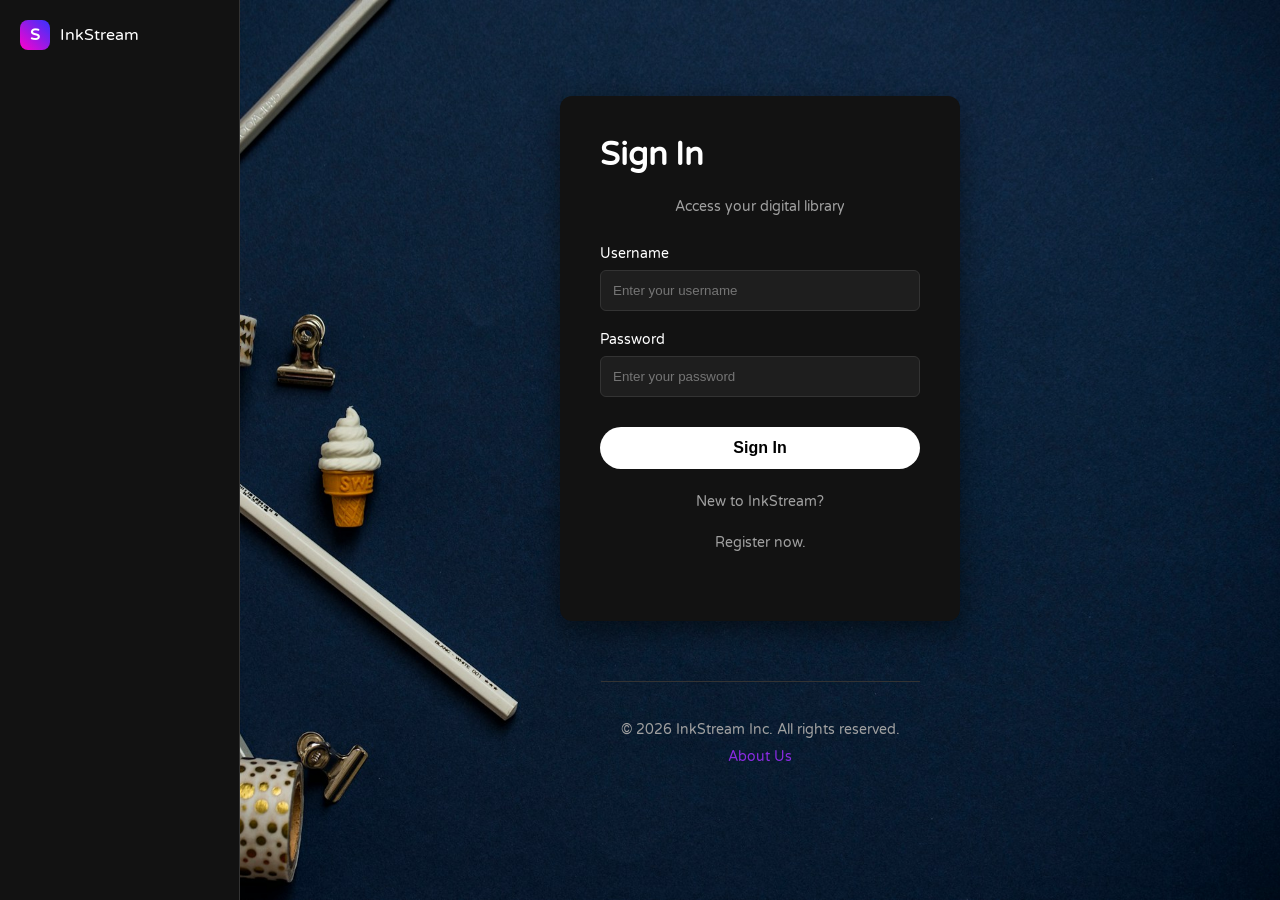
<file: 2210171_Jayden_Thomas/Codes/index.html>
<!DOCTYPE html>
<html lang="en">
<head>
    <meta charset="UTF-8">
    <meta name="viewport" content="width=device-width, initial-scale=1.0">
    <link rel="preconnect" href="https://fonts.googleapis.com">
    <link rel="preconnect" href="https://fonts.gstatic.com" crossorigin>
    <link href="https://fonts.googleapis.com/css2?family=Audiowide&family=Varela+Round&display=swap" rel="stylesheet">
    <title>InkStream E-Books - Login</title>
    <link rel="stylesheet" href="../CSS/style.css">
</head>
<body class="login-page">

    <nav class="sidebar">
        <div class="logo-container">
            <span class="logo-icon">S</span>
            <span class="logo-text">InkStream</span>
        </div>
    </nav>

    <main class="main-content">
        <section class="auth-container">
            <form id="loginForm" class="auth-form">
                <h2>Sign In</h2>
                <p>Access your digital library</p>

                <div class="form-group">
                    <label for="username">Username</label>
                    <input type="text" id="username" name="username" placeholder="Enter your username" required>
                </div>

                <div class="form-group">
                    <label for="password">Password</label>
                    <input type="password" id="password" name="password" placeholder="Enter your password" required>
                </div>

                <button type="submit" class="btn-primary">Sign In</button>
                
                <p class="auth-footer">
                    New to InkStream? <a href="registration.html">Register now.</a>
                </p>
            </form>
        </section>

        <footer class="site-footer">
            <p>&copy; 2026 InkStream Inc. All rights reserved.</p>
            <a href="aboutus.html">About Us</a>
        </footer>
    </main>

    <script src="script.js"></script>
</body>
</html>
</file>
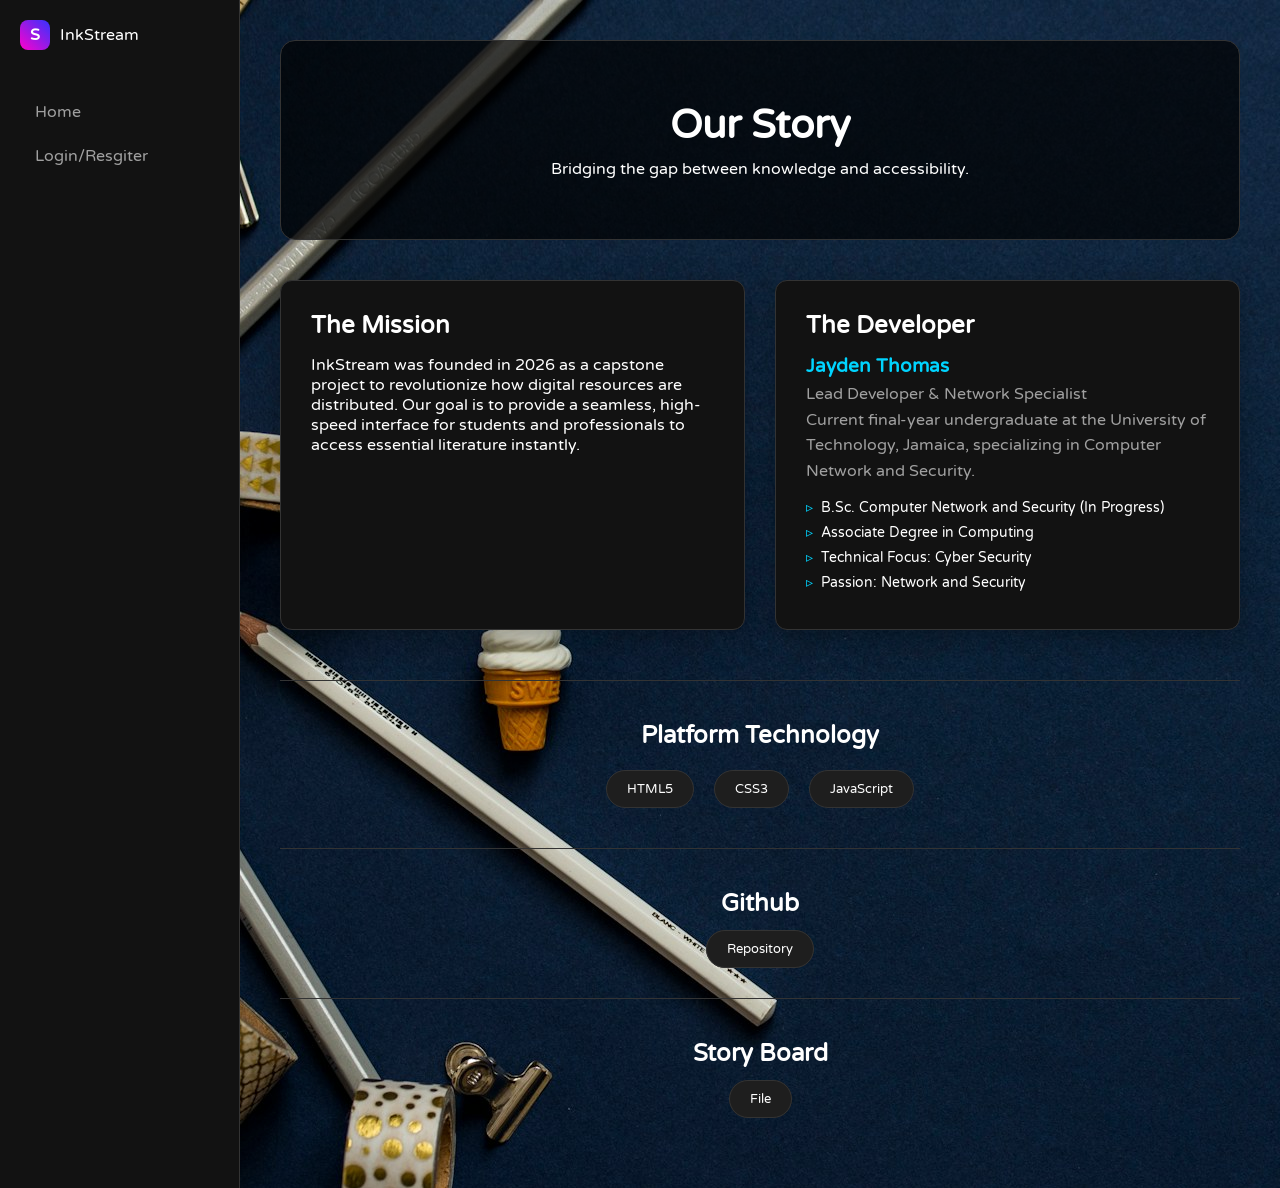
<file: 2210171_Jayden_Thomas/Codes/aboutus.html>
<!DOCTYPE html>
<html lang="en">
<head>
    <meta charset="UTF-8">
    <meta name="viewport" content="width=device-width, initial-scale=1.0">
    <link rel="preconnect" href="https://fonts.googleapis.com">
    <link rel="preconnect" href="https://fonts.gstatic.com" crossorigin>
    <link href="https://fonts.googleapis.com/css2?family=Audiowide&family=Varela+Round&display=swap" rel="stylesheet">
    <title>InkStream - About Our Mission</title>
    <link rel="stylesheet" href="../CSS/aboutus.css">
</head>
<body>
    <nav class="sidebar">
        <div class="logo-container">
            <span class="logo-icon">S</span>
            <span class="logo-text">InkStream</span>
        </div>
        <ul class="nav-links">
            <li><a href="products.html">Home</a></li>
            <li><a href="index.html">Login/Resgiter</a></li>
        </ul>
    </nav>

    <main class="main-content">
        <header class="about-header">
            <h1>Our Story</h1>
            <p>Bridging the gap between knowledge and accessibility.</p>
        </header>

        <section class="about-grid">
            <div class="mission-card">
                <h2>The Mission</h2>
                <p>InkStream was founded in 2026 as a capstone project to revolutionize how digital resources are distributed. Our goal is to provide a seamless, high-speed interface for students and professionals to access essential literature instantly.</p>
            </div>

            <div class="developer-card">
                <div class="dev-info">
                    <h2>The Developer</h2>
                    <h3>Jayden Thomas</h3>
                    <p>Lead Developer & Network Specialist</p>
                    <p>Current final-year undergraduate at the University of Technology, Jamaica, specializing in Computer Network and Security.</p>
                    <ul class="credentials">
                        <li>B.Sc. Computer Network and Security (In Progress)</li>
                        <li>Associate Degree in Computing</li>
                        <li>Technical Focus: Cyber Security</li>
                        <li>Passion: Network and Security</li>
                    </ul>
                </div>
            </div>
        </section>

        <section class="tech-stack">
            <h2>Platform Technology</h2>
            <div class="stack-icons">
                <span>HTML5</span>
                <span>CSS3</span>
                <span>JavaScript</span>
            </div>
        </section>
        <section class="tech-stack">
            <h2>Github</h2>
            <div class="stack-icons">
              <a href="https://github.com/JaydenThomas-007/IA2-Inventory-Management-System."><span>Repository</span></a>
            </div>
        </section>
        <section class="tech-stack">
            <h2>Story Board</h2>
            <div class="stack-icons">
              <a href="../Assessts/Storyboard/Storyboard_2210171.pdf"><span>File</span></a>
            </div>
        </section>
    </main>
</body>
</html>
</file>
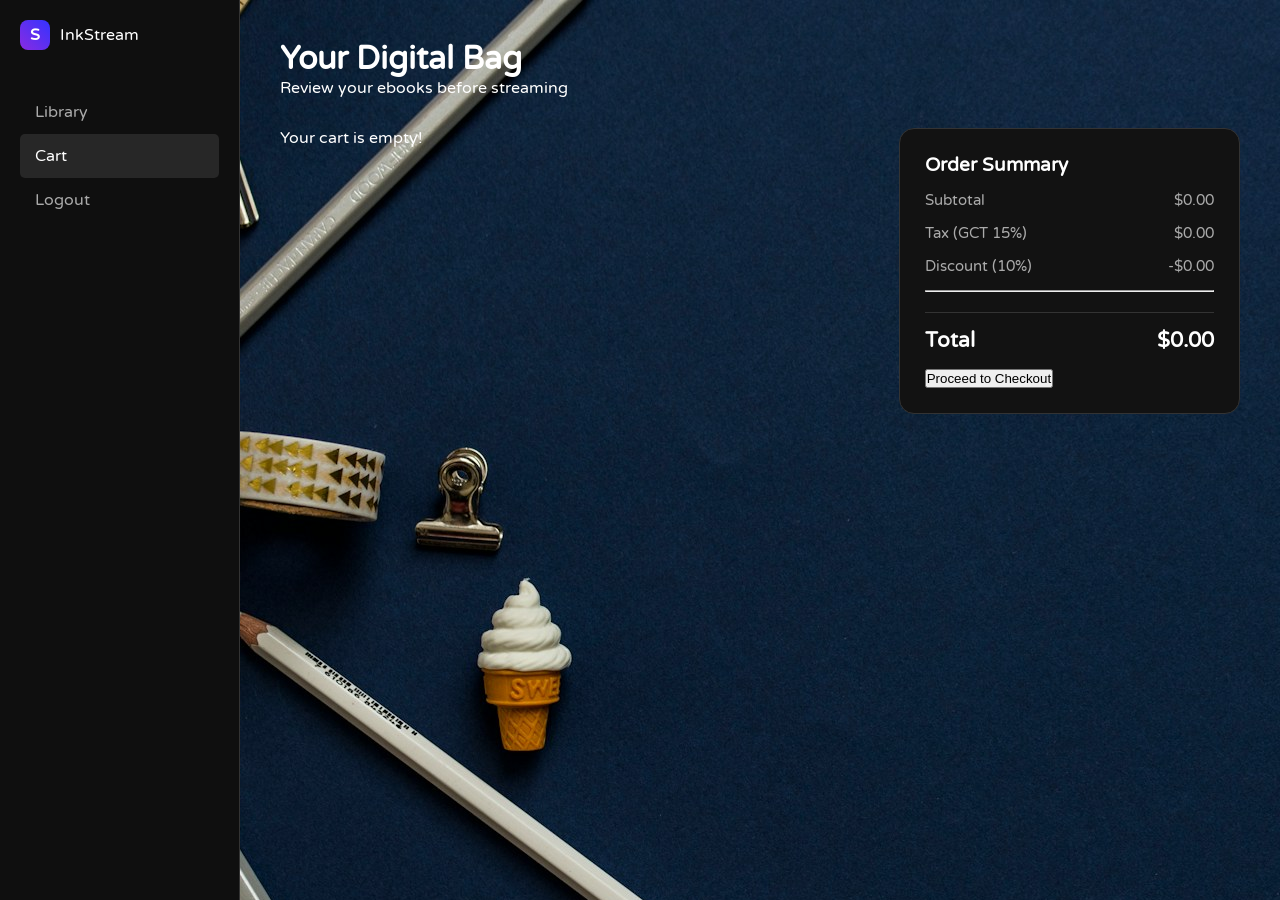
<file: 2210171_Jayden_Thomas/Codes/cart.html>
<!DOCTYPE html>
<html lang="en">
<head>
    <meta charset="UTF-8">
    <meta name="viewport" content="width=device-width, initial-scale=1.0">
    <link rel="preconnect" href="https://fonts.googleapis.com">
    <link rel="preconnect" href="https://fonts.gstatic.com" crossorigin>
    <link href="https://fonts.googleapis.com/css2?family=Audiowide&family=Varela+Round&display=swap" rel="stylesheet">
    <title>InkStream - Your Cart</title>
    <link rel="stylesheet" href="../CSS/cart.css">
</head>
<body class="cart-body">
    <nav class="sidebar">
        <div class="logo-container">
            <span class="logo-icon">S</span>
            <span class="logo-text">InkStream</span>
        </div>
        <ul class="nav-links">
            <li><a href="products.html">Library</a></li>
            <li><a href="#" class="active">Cart</a></li>
            <li><a href="index.html">Logout</a></li>
        </ul>
    </nav>

    <main class="main-content">
        <header class="content-header">
            <h1 id="welcome-user">Your Digital Bag</h1>
            <p class="subtitle">Review your ebooks before streaming</p>
        </header>

        <section class="cart-container">
            <div id="cart-items" class="cart-items-list">
                </div>

            <div class="order-summary">
                <h3>Order Summary</h3>
                <div class="summary-row"><span>Subtotal</span> <span id="subtotal">$0.00</span></div>
                <div class="summary-row"><span>Tax (GCT 15%)</span> <span id="tax">$0.00</span></div>
                <div class="summary-row"><span>Discount (10%)</span> <span id="discount">-$0.00</span></div>
                <hr>
                <div class="summary-row total"><span>Total</span> <span id="grand-total">$0.00</span></div>
                <button class="btn-primary" class="jsFont" onclick="proceedToCheckout()">Proceed to Checkout</button>
            </div>
        </section>
    </main>
    <script src="cart.js"></script>
</body>
</html>
</file>
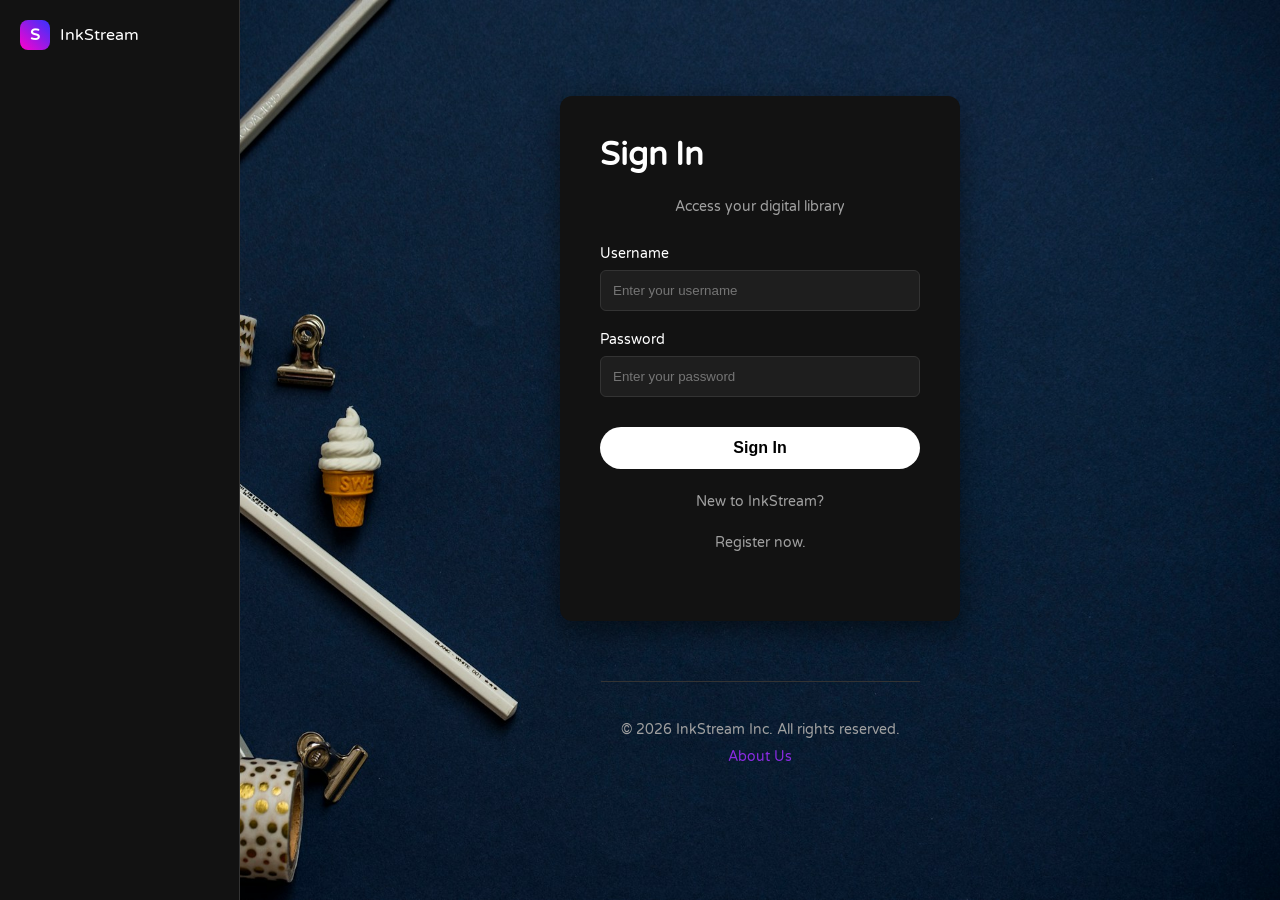
<file: 2210171_Jayden_Thomas/Codes/checkout.html>
<!DOCTYPE html>
<html lang="en">
<head>
    <meta charset="UTF-8">
    <meta name="viewport" content="width=device-width, initial-scale=1.0">
    <link rel="preconnect" href="https://fonts.googleapis.com">
    <link rel="preconnect" href="https://fonts.gstatic.com" crossorigin>
    <link href="https://fonts.googleapis.com/css2?family=Audiowide&family=Varela+Round&display=swap" rel="stylesheet">
    <title>InkStream - Checkout</title>
    <link rel="stylesheet" href="../CSS/style.css">
</head>
<body>
    <main class="main-content checkout-center">
        <section class="auth-container">
            <form id="checkoutForm" class="auth-form">
                <h2>Secure Checkout</h2>
                <p id="user-checkout-tag">Processing payment for: [User]</p>
                
                <div class="form-group">
                    <label>Cardholder Name</label>
                    <input type="text" id="cardName" placeholder="Full Name" required>
                </div>

                <div class="form-group">
                    <label>Card Number</label>
                    <input type="text" id="cardNumber" placeholder="1234 5678 9101 1121" maxlength="16" required>
                </div>

                <div class="row">
                    <div class="form-group">
                        <label>Expiry</label>
                        <input type="text" id="expiry" placeholder="MM/YY" maxlength="5" required>
                    </div>
                    <div class="form-group">
                        <label>CVV</label>
                        <input type="password" id="cvv" placeholder="***" maxlength="3" required>
                    </div>
                </div>
                
                <button type="submit" class="btn-primary">Pay <span id="pay-amount"></span></button>
                <button type="button" class="btn-secondary" onclick="window.history.back()">Cancel</button>
            </form>
        </section>
    </main>
    <script src="checkout.js"></script>
</body>
</html>
</file>
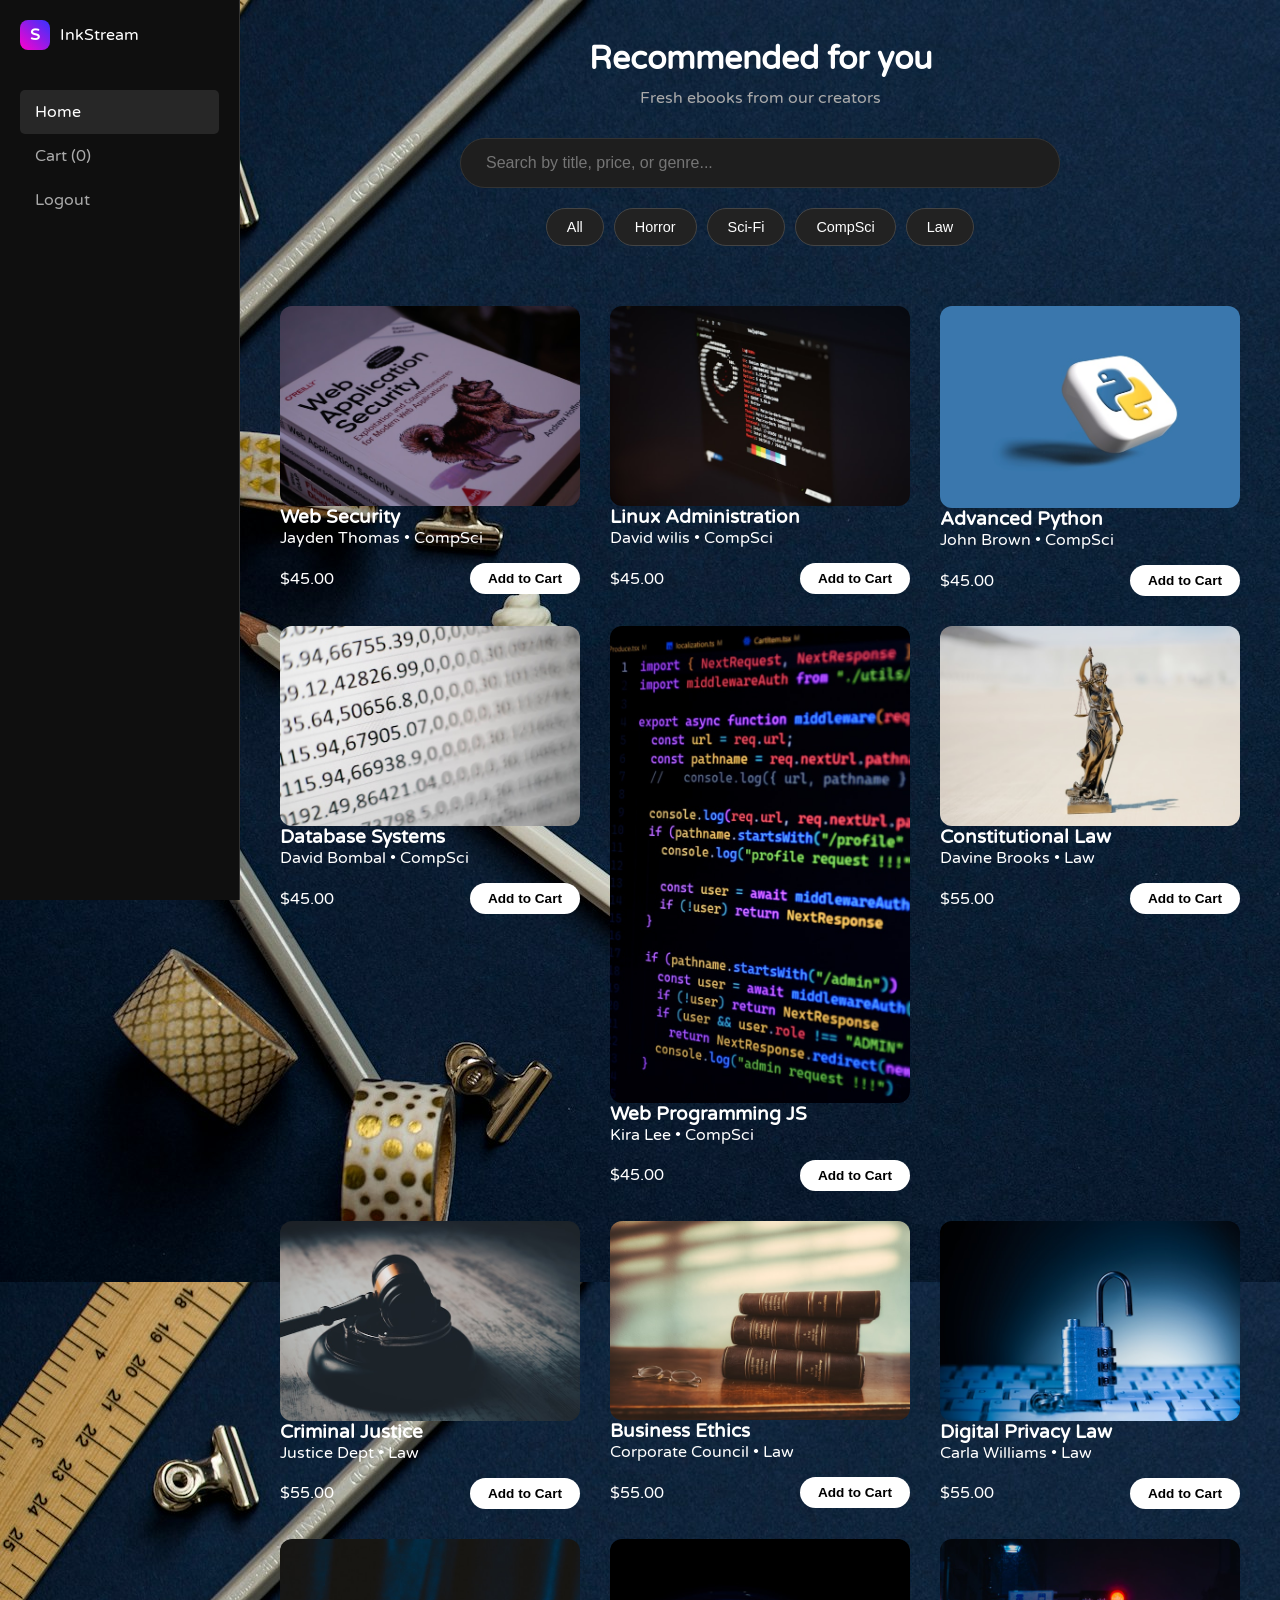
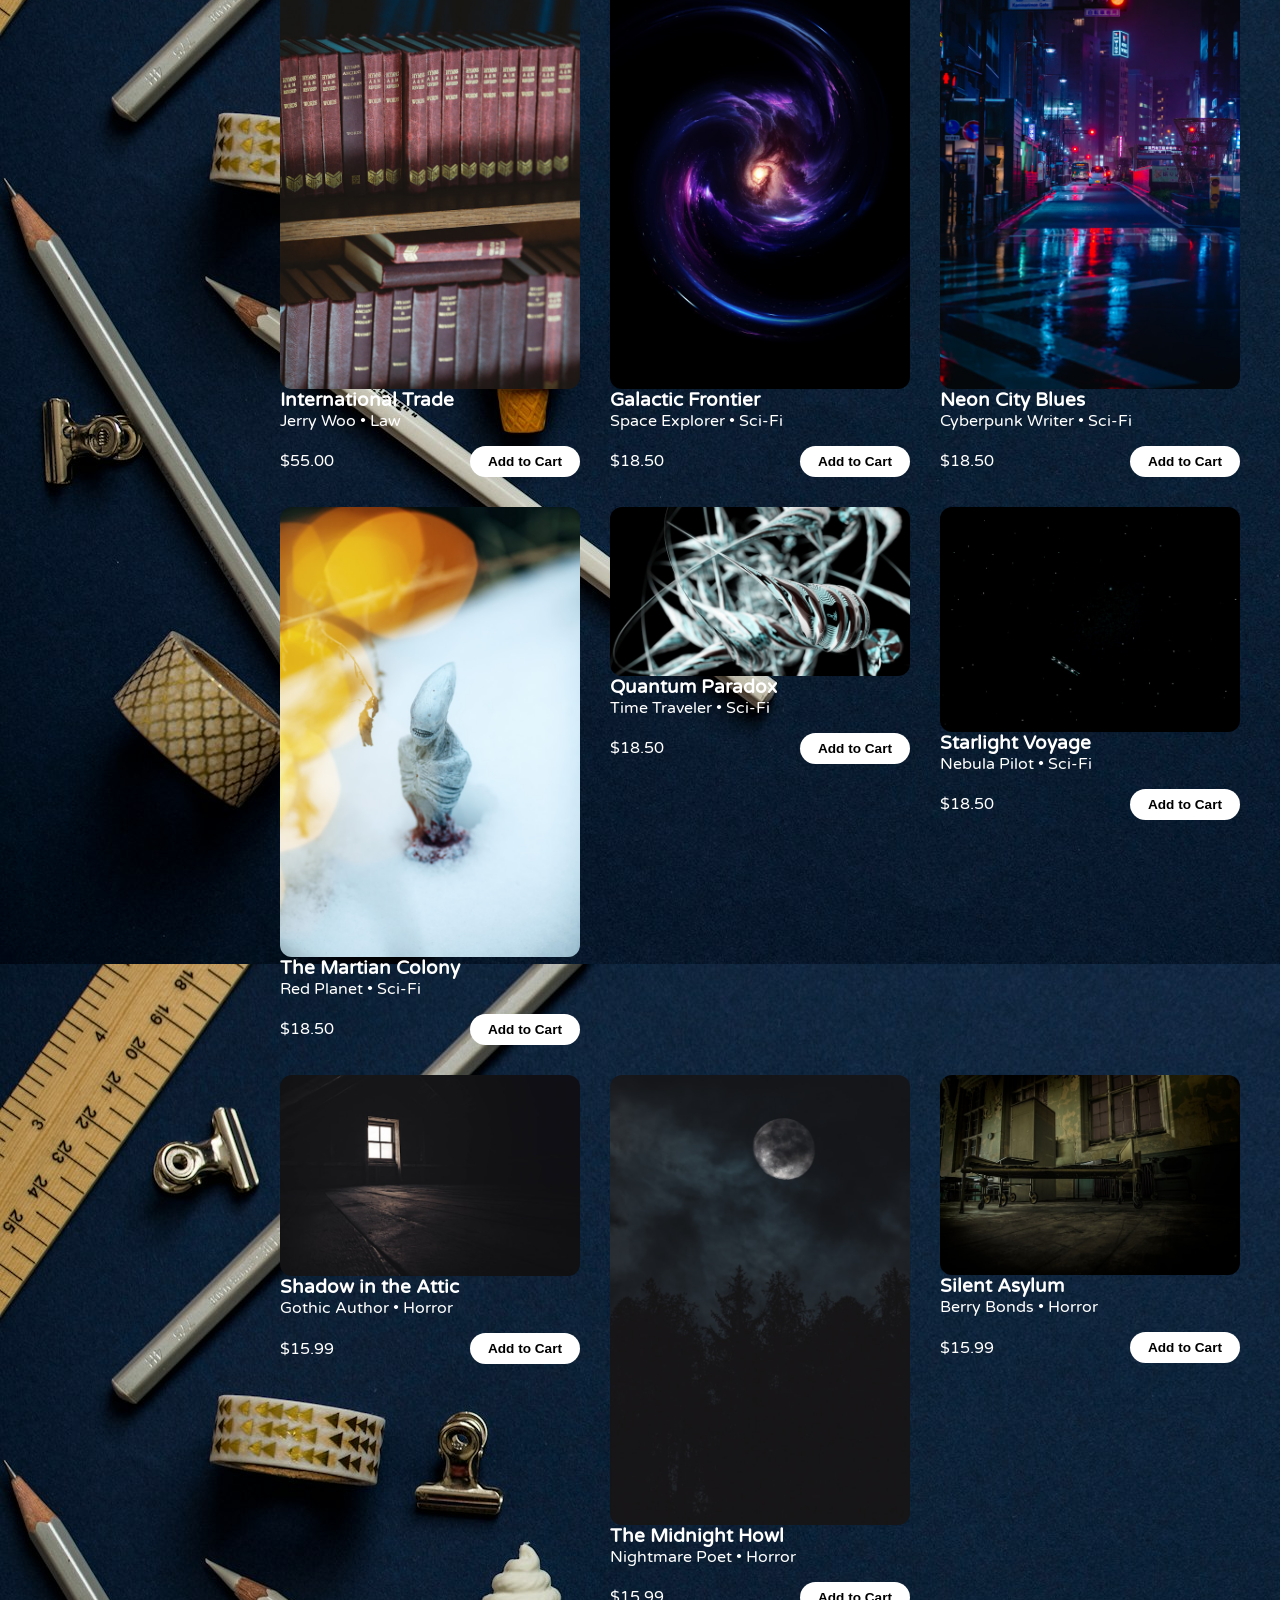
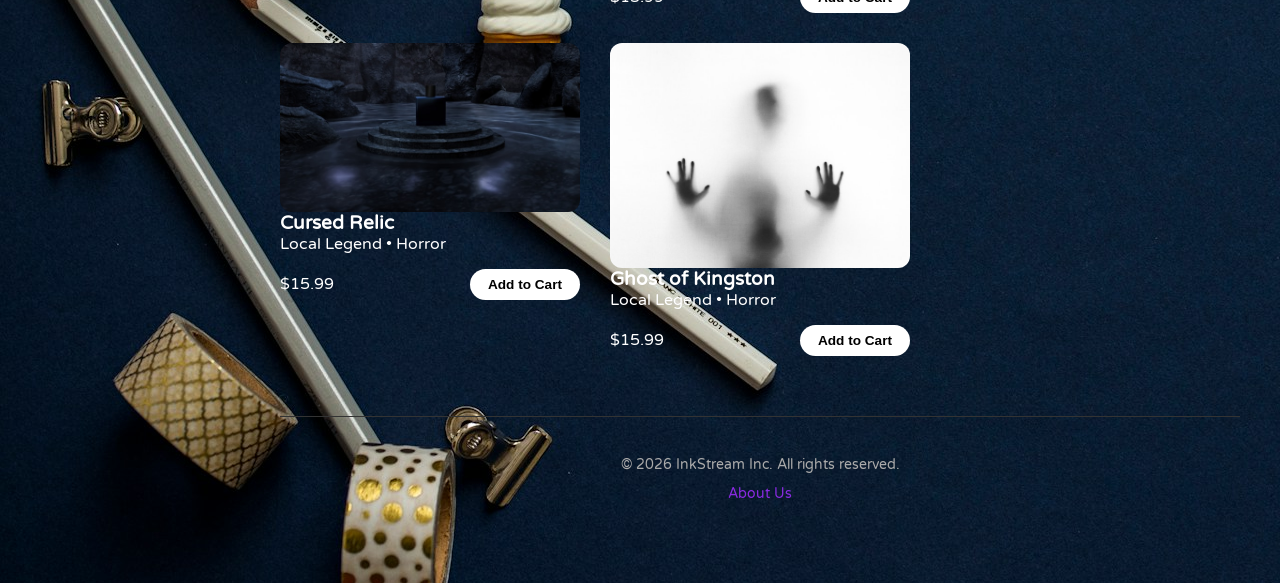
<file: 2210171_Jayden_Thomas/Codes/products.html>
<!DOCTYPE html>
<html lang="en">
<head>
    <meta charset="UTF-8">
    <title>InkStream - Library</title>
    <link rel="preconnect" href="https://fonts.googleapis.com">
    <link rel="preconnect" href="https://fonts.gstatic.com" crossorigin>
    <link href="https://fonts.googleapis.com/css2?family=Audiowide&family=Varela+Round&display=swap" rel="stylesheet">
    <link rel="stylesheet" href="../CSS/products.css">
</head>
<body class="library-body">
    <nav class="sidebar">
        <div class="logo-container">
            <span class="logo-icon">S</span>
            <span class="logo-text">InkStream</span>
        </div>
        <ul class="nav-links">
            <li><a href="#" class="active">Home</a></li>
            <li><a href="cart.html">Cart (<span id="cart-count">0</span>)</a></li>
            <li><a href="index.html">Logout</a></li>
        </ul>
    </nav>

    <main class="main-content">
        <header class="content-header">
            <h1>Recommended for you</h1>
            <p class="subtitle">Fresh ebooks from our creators</p>
            
            <div class="filter-bar">
                <input type="text" id="masterSearch" onkeyup="searchBooks()" placeholder="Search by title, price, or genre...">
                
                <div class="genre-list">
                    <button class="genre-tag" onclick="filterGenre('all')">All</button>
                    <button class="genre-tag" onclick="filterGenre('Horror')">Horror</button>
                    <button class="genre-tag" onclick="filterGenre('Sci-Fi')">Sci-Fi</button>
                    <button class="genre-tag" onclick="filterGenre('CompSci')">CompSci</button>
                    <button class="genre-tag" onclick="filterGenre('Law')">Law</button>
                </div>
            </div>
        </header>

        <section id="book-grid" class="video-style-grid"></section>

        <footer class="site-footer">
            <p>&copy; 2026 InkStream Inc. All rights reserved.</p>
            <a href="aboutus.html">About Us</a>
        </footer>
    </main>

    <script src="products.js"></script>
</body>
</html>
</file>
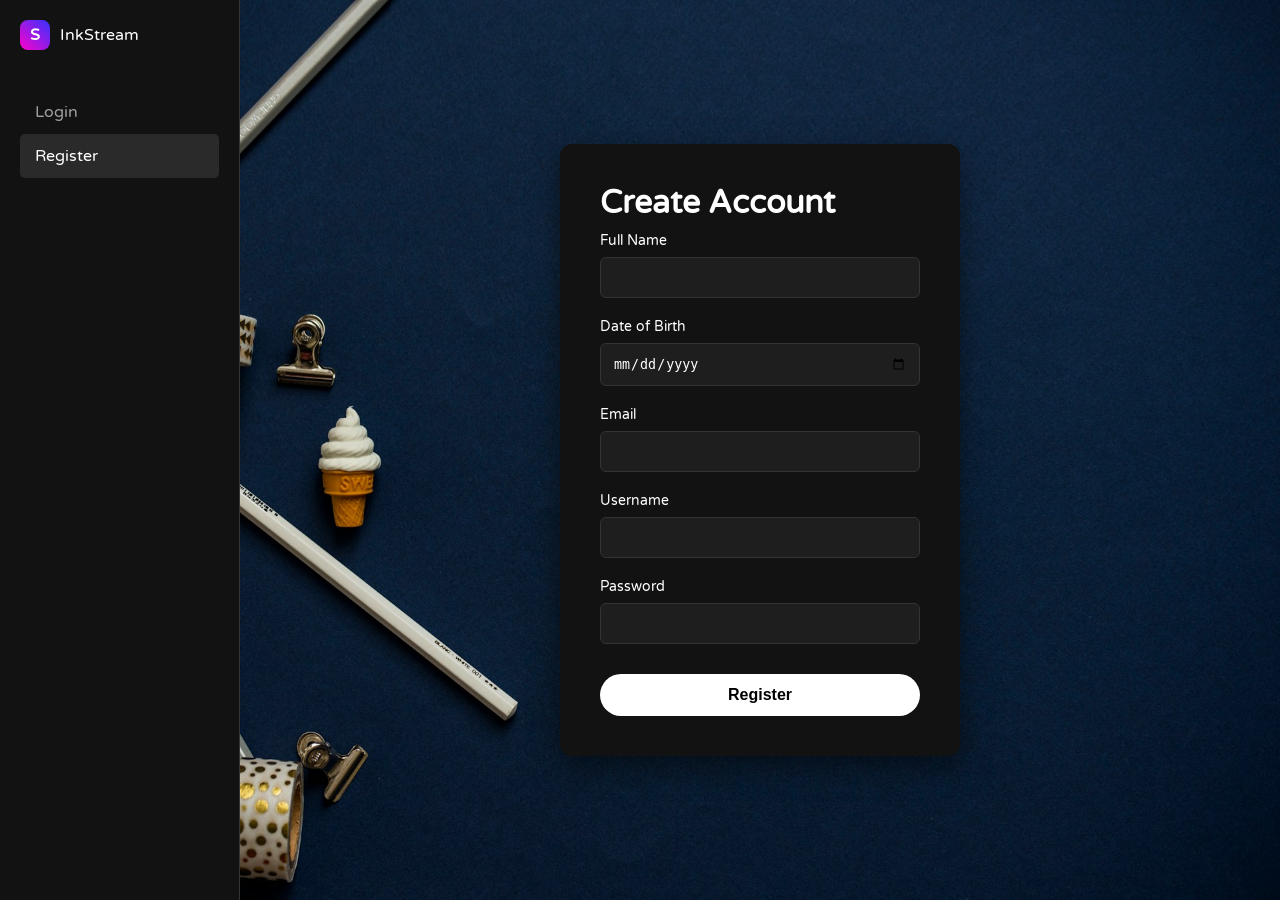
<file: 2210171_Jayden_Thomas/Codes/registration.html>
<!DOCTYPE html>
<html lang="en">
<head>
    <meta charset="UTF-8">
    <meta name="viewport" content="width=device-width, initial-scale=1.0">
    <link rel="preconnect" href="https://fonts.googleapis.com">
    <link rel="preconnect" href="https://fonts.gstatic.com" crossorigin>
    <link href="https://fonts.googleapis.com/css2?family=Audiowide&family=Varela+Round&display=swap" rel="stylesheet">
    <title>StreamX - Register</title>
    <link rel="stylesheet" href=" ../CSS/style.css">
</head>
<body class="login-page">
    <nav class="sidebar">
        <div class="logo-container">
            <span class="logo-icon">S</span>
            <span class="logo-text">InkStream</span>
        </div>
        <ul class="nav-links">
            <li><a href="index.html">Login</a></li>
            <li><a href="#" class="active">Register</a></li>
        </ul>
    </nav>

    <main class="main-content">
        <section class="auth-container">
            <form id="registrationForm" class="auth-form">
                <h2>Create Account</h2>
                <div class="form-group">
                    <label for="fullName">Full Name</label>
                    <input type="text" id="fullName" required>
                </div>
                <div class="form-group">
                    <label for="dob">Date of Birth</label>
                    <input type="date" id="dob" required>
                </div>
                <div class="form-group">
                    <label for="regEmail">Email</label>
                    <input type="email" id="regEmail" required>
                </div>
                <div class="form-group">
                    <label for="regUsername">Username</label>
                    <input type="text" id="regUsername" required>
                </div>
                <div class="form-group">
                    <label for="regPassword">Password</label>
                    <input type="password" id="regPassword" required>
                </div>
                <button type="submit" class="btn-primary">Register</button>
            </form>
        </section>
    </main>
    <script src="script.js"></script>
</body>
</html>
</file>
<file: 2210171_Jayden_Thomas/CSS/style.css>
:root {
    --bg-dark: #0a0a0a;
    --sidebar-bg: #121212;
    --accent-color: #ffffff;
    --text-main: #ffffff;
    --text-muted: #a0a0a0;
    --input-bg: #1e1e1e;
    --border-color: #333333;
}


* {
    margin: 0;
    padding: 0;
    box-sizing: border-box;
}

body {
    background-image: url("../Assessts/Background/img3.jpg");
    background-repeat: no-repeat;
    background-size: 100% 100%;
    width: auto;
    font-family: "Varela Round", sans-serif;
    font-weight: 400;
    font-style: normal;
    background-color: var(--bg-dark);
    color: var(--text-main);
    display: flex; /* Flexbox layout */
    min-height: 100vh;
}

/* Sidebar Styling matching screenshot */
.sidebar {
    width: 240px;
    background-color: var(--sidebar-bg);
    border-right: 1px solid var(--border-color);
    padding: 20px;
}

.logo-container {
    display: flex;
    align-items: center;
    gap: 10px;
    margin-bottom: 40px;
}

.logo-icon {
    background: linear-gradient(45deg, #ff00cc, #3333ff);
    padding: 5px 10px;
    border-radius: 8px;
    font-weight: bold;
}

.nav-links {
    list-style: none;
}

.nav-links li a {
    text-decoration: none;
    color: var(--text-muted);
    display: block;
    padding: 12px 15px;
    border-radius: 5px;
    transition: 0.3s;
}

.nav-links li a.active, .nav-links li a:hover {
    background-color: rgba(255, 255, 255, 0.1);
    color: var(--text-main);
}

/* Main Content Area */
.main-content {
    flex-grow: 1;
    display: flex;
    flex-direction: column;
    justify-content: center;
    align-items: center;
    padding: 20px;
}

/* Layout adapts logically */
.auth-container {
    width: 100%;
    max-width: 400px;
}

.auth-form {
    background-color: var(--sidebar-bg);
    padding: 40px;
    border-radius: 12px;
    box-shadow: 0 10px 30px rgba(0,0,0,0.5);
}

.auth-form h2 {
    margin-bottom: 10px;
    font-size: 2rem;
}

.auth-form p {
    color: var(--text-muted);
    margin-bottom: 30px;
}

.form-group {
    margin-bottom: 20px;
}

.form-group label {
    display: block;
    margin-bottom: 8px;
    font-size: 0.9rem;
}

/* Form validation styling */
.form-group input {
    width: 100%;
    padding: 12px;
    background-color: var(--input-bg);
    border: 1px solid var(--border-color);
    border-radius: 6px;
    color: white;
}

.btn-primary {
    width: 100%;
    padding: 12px;
    background-color: var(--accent-color);
    color: black;
    border: none;
    border-radius: 25px;
    font-weight: bold;
    cursor: pointer;
    font-size: 1rem;
    margin-top: 10px;
}

.btn-secondary {
    width: 100%;
    padding: 12px;
    background-color: var(--accent-color);
    color: black;
    border: none;
    border-radius: 25px;
    font-weight: bold;
    cursor: pointer;
    font-size: 1rem;
    margin-top: 10px;
}

.site-footer {
    margin-top: 50px;
    color: var(--text-muted);
    font-size: 0.8rem;
}

/* Mobile Design */
@media (max-width: 600px) {
    body {
        flex-direction: column;
    }
    .sidebar {
        width: 100%;
        border-right: none;
        border-bottom: 1px solid var(--border-color);
    }
}

.auth-form p, .auth-form a {
    margin-top: 25px; /* Adds breathing room below the button */
    display: block;    /* Ensures the margin pushes the text down */
    text-align: center;
    font-size: 0.85rem;
    color: var(--text-muted);
    text-decoration: none;
}


/* Layout adapts logically */
.site-footer {
    margin-top: 60px;       /* Adds space above the footer */
    padding: 40px 20px;     /* Internal padding for breathing room */
    text-align: center;     /* Centers copyright and link */
    border-top: 1px solid var(--border-color); /* Subtle divider line */
}

.site-footer p {
    color: var(--text-muted);
    font-size: 0.85rem;
    margin-bottom: 10px;    /* Spaces copyright text from the link */
}

/* Styling the About Us link */
.site-footer a {
    color: #8a2be2;         /* Brand purple from your logo */
    text-decoration: none;
    font-size: 0.9rem;
    font-weight: 500;
    transition: 0.3s;
}

.site-footer a:hover {
    color: var(--text-main);
    text-decoration: underline;
}
</file>
<file: 2210171_Jayden_Thomas/CSS/aboutus.css>
/* Global Variables */
:root {
    --bg-dark: #0a0a0a;
    --sidebar-bg: #121212;
    --accent-color: #ffffff;
    --text-main: #ffffff;
    --text-muted: #a0a0a0;
    --input-bg: #1e1e1e;
    --border-color: #333333;
    --blue-accent: #00d4ff; /* Professional accent for credentials */
}

* {
    margin: 0;
    padding: 0;
    box-sizing: border-box;
}

body {
    background-image: url("../Assessts/Background/img3.jpg");
    background-repeat: no-repeat;
    font-family: "Varela Round", sans-serif;
    font-weight: 400;
    font-style: normal;
    background-color: var(--bg-dark);
    color: var(--text-main);
    display: flex; /* Flexbox layout */
    min-height: 100vh;
}

/* Sidebar Styling */
.sidebar {
    width: 240px;
    background-color: var(--sidebar-bg);
    border-right: 1px solid var(--border-color);
    padding: 20px;
    flex-shrink: 0;
}

.logo-container {
    display: flex;
    align-items: center;
    gap: 10px;
    margin-bottom: 40px;
}

.logo-icon {
    background: linear-gradient(45deg, #ff00cc, #3333ff);
    padding: 5px 10px;
    border-radius: 8px;
    font-weight: bold;
    color: white;
}

.nav-links {
    list-style: none;
}

.nav-links li a {
    text-decoration: none;
    color: var(--text-muted);
    display: block;
    padding: 12px 15px;
    border-radius: 5px;
    transition: 0.3s;
}

.nav-links li a.active, .nav-links li a:hover {
    background-color: rgba(255, 255, 255, 0.1);
    color: var(--text-main);
}

/* Main Content Layout */
.main-content {
    flex-grow: 1;
    padding: 40px;
    overflow-y: auto;
}

/* About Us Specific Sections */
.about-header {
    text-align: center;
    padding: 60px 20px;
    /* Use a high-quality dark gradient overlay */
    background: linear-gradient(rgba(0,0,0,0.7), rgba(0,0,0,0.7)), 
                url('https://images.unsplash.com/photo-1550751827-4bd374c3f58b?auto=format&fit=crop&q=80&w=1200');
    background-size: cover;
    background-position: center;
    border-radius: 15px;
    margin-bottom: 40px;
    border: 1px solid var(--border-color);
}

.about-header h1 {
    font-size: 2.5rem;
    margin-bottom: 10px;
}

.about-grid {
    display: grid;
    grid-template-columns: 1fr 1fr;
    gap: 30px;
    margin-bottom: 50px;
}

/* Layout logically adapts */
.mission-card, .developer-card {
    background: var(--sidebar-bg);
    padding: 30px;
    border-radius: 12px;
    border: 1px solid var(--border-color);
    box-shadow: 0 10px 30px rgba(0,0,0,0.3);
}

.mission-card h2, .developer-card h2 {
    margin-bottom: 15px;
    color: var(--accent-color);
}

.developer-card h3 {
    color: var(--blue-accent);
    margin-bottom: 5px;
}

.developer-card p {
    color: var(--text-muted);
    line-height: 1.6;
}

.credentials {
    margin-top: 15px;
    list-style: none;
    color: var(--blue-accent);
    font-size: 0.9rem;
}

.credentials li {
    margin-bottom: 8px;
    padding-left: 15px;
    position: relative;
    color: var(--text-main);
}

.credentials li::before {
    content: "▹";
    position: absolute;
    left: 0;
    color: var(--blue-accent);
}

/* Tech Stack Section */
.tech-stack {
    text-align: center;
    padding: 40px;
    border-top: 1px solid var(--border-color);
}

.stack-icons {
    display: flex;
    justify-content: center;
    flex-wrap: wrap;
    gap: 20px;
    margin-top: 20px;
}

.stack-icons span {
    background: var(--input-bg);
    padding: 10px 20px;
    border-radius: 20px;
    font-size: 0.8rem;
    border: 1px solid var(--border-color);
    color: white;
    transition: 0.3s;
    text-decoration: none;
}

.stack-icons span:hover {
    border-color: var(--blue-accent);
    color: var(--text-main);
}

a {
    text-decoration: none; /* This removes the underline */
}

/* Mobile Design */
@media (max-width: 600px) {
    body {
        flex-direction: column;
    }
    .sidebar {
        width: 100%;
        border-right: none;
        border-bottom: 1px solid var(--border-color);
    }
    .about-grid {
        grid-template-columns: 1fr;
    }
    .main-content {
        padding: 20px;
    }
}
</file>
<file: 2210171_Jayden_Thomas/CSS/cart.css>
/* Global Variables */
:root {
    --bg-dark: #000000;
    --sidebar-bg: #0f0f0f;
    --accent-color: #ffffff;
    --text-main: #ffffff;
    --text-muted: #aaaaaa;
    --input-bg: #1e1e1e;
    --border-color: #333333;
    --card-bg: #121212;
    --error-red: #ff4444;
}

/* Reset and Base Selectors */
* {
    margin: 0;
    padding: 0;
    box-sizing: border-box;
}

body {
    background-image: url("../Assessts/Background/img3.jpg");
    font-family: "Varela Round", sans-serif;
    font-weight: 400;
    font-style: normal;
    background-color: var(--bg-dark);
    color: var(--text-main);
    display: flex; /* Flexbox layout */
    min-height: 100vh;
}

.jsFont {
  font-family: "Varela Round", sans-serif;
  background-color: white;
  color: black;
  border-radius: 16px;
}

/* Sidebar & Navigation (Fixed) */
.sidebar {
    width: 240px;
    background-color: var(--sidebar-bg);
    border-right: 1px solid var(--border-color);
    padding: 20px;
    position: fixed; 
    height: 100vh;
    z-index: 100;
}

.logo-container {
    display: flex;
    align-items: center;
    gap: 10px;
    margin-bottom: 40px;
}

.logo-icon {
    background: linear-gradient(45deg, #8a2be2, #3333ff);
    padding: 5px 10px;
    border-radius: 8px;
    font-weight: bold;
}

.nav-links {
    list-style: none;
}

.nav-links li a {
    text-decoration: none;
    color: var(--text-muted);
    display: block;
    padding: 12px 15px;
    border-radius: 5px;
    transition: 0.3s;
}

.nav-links li a.active, .nav-links li a:hover {
    background-color: rgba(255, 255, 255, 0.1);
    color: var(--text-main);
}

/* Cart Main Content Layout */
.main-content {
    flex-grow: 1;
    margin-left: 240px; 
    padding: 40px;
    display: flex;
    flex-direction: column;
}

.cart-container {
    display: flex;
    gap: 40px;
    margin-top: 30px;
}

/* Items List Section */
.cart-items-list {
    flex: 2;
    display: flex;
    flex-direction: column;
    gap: 15px;
}

.cart-item {
    background: var(--card-bg);
    padding: 15px;
    border-radius: 12px;
    display: flex;
    align-items: center;
    gap: 20px;
    border: 1px solid var(--border-color);
    transition: 0.3s ease;
}

.cart-item:hover {
    border-color: var(--text-muted);
}

.cart-item img {
    width: 70px;
    height: 100px;
    object-fit: cover;
    border-radius: 6px;
    background-color: #1a1a1a;
}

.item-info h3 {
    font-size: 1.1rem;
    margin-bottom: 5px;
}

.item-info p {
    color: var(--text-muted);
    font-size: 0.85rem;
}

.remove-btn {
    background: none;
    border: none;
    color: var(--error-red);
    font-size: 1.5rem;
    cursor: pointer;
    margin-left: auto;
    padding: 10px;
    transition: transform 0.2s;
}

.remove-btn:hover {
    transform: scale(1.2);
}

/* Order Summary Section */
.order-summary {
    flex: 1;
    background: var(--card-bg);
    padding: 25px;
    border-radius: 15px;
    height: fit-content;
    border: 1px solid var(--border-color);
    position: sticky;
    top: 40px;
}

.order-summary h2 {
    margin-bottom: 20px;
    font-size: 1.5rem;
}

.summary-row {
    display: flex;
    justify-content: space-between;
    margin: 15px 0;
    color: var(--text-muted);
    font-size: 0.95rem;
}

.total {
    color: var(--text-main);
    font-size: 1.3rem;
    font-weight: bold;
    margin-top: 20px;
    padding-top: 15px;
    border-top: 1px solid var(--border-color);
}

/* Checkout Button */
.checkout-btn {
    width: 100%;
    background: var(--accent-color);
    color: #000;
    border: none;
    padding: 15px;
    border-radius: 30px;
    font-weight: bold;
    font-size: 1rem;
    cursor: pointer;
    margin-top: 25px;
    transition: 0.3s;
}

.checkout-btn:hover {
    background-color: var(--text-muted);
}

@media (max-width: 900px) {
    .cart-container {
        flex-direction: column;
    }
    .sidebar {
        width: 100%;
        height: auto;
        position: relative;
    }
    .main-content {
        margin-left: 0;
    }
}
</file>
<file: 2210171_Jayden_Thomas/CSS/products.css>
/* Global Variables */
:root {
    --bg-dark: #000000;
    --sidebar-bg: #0f0f0f;
    --accent-color: #ffffff;
    --text-main: #ffffff;
    --text-muted: #aaaaaa;
    --input-bg: #1e1e1e;
    --border-color: #333333;
    --card-bg: #121212;
}

/* Reset and Base Selectors */
* {
    margin: 0;
    padding: 0;
    box-sizing: border-box;
}


body {
    background-image: url("../Assessts/Background/img3.jpg");
    width: auto;
    font-family: "Varela Round", sans-serif;
    font-weight: 400;
    font-style: normal;
    background-color: var(--bg-dark);
    color: var(--text-main);
    display: flex; /* Flexbox layout */
    min-height: 100vh;
}

/* Sidebar & Navigation */
.sidebar {
    width: 240px;
    background-color: var(--sidebar-bg);
    border-right: 1px solid var(--border-color);
    padding: 20px;
    position: fixed; /* Keeps sidebar visible while scrolling library */
    height: 100vh;
    z-index: 100;
}

.logo-container {
    display: flex;
    align-items: center;
    gap: 10px;
    margin-bottom: 40px;
}

.logo-icon {
    background: linear-gradient(45deg, #ff00cc, #3333ff);
    padding: 5px 10px;
    border-radius: 8px;
    font-weight: bold;
}

.nav-links {
    list-style: none;
}

.nav-links li a {
    text-decoration: none;
    color: var(--text-muted);
    display: block;
    padding: 12px 15px;
    border-radius: 5px;
    transition: 0.3s;
}

.nav-links li a.active, .nav-links li a:hover {
    background-color: rgba(255, 255, 255, 0.1);
    color: var(--text-main);
}

/* Library Content & Search Area */
.main-content {
    flex-grow: 1;
    margin-left: 240px; /* Offset for fixed sidebar */
    padding: 40px;
    display: flex;
    flex-direction: column;
}

.content-header {
    text-align: center;
    margin-bottom: 40px;
}

.content-header h1 {
    font-size: 2rem;
    margin-bottom: 10px;
}

.subtitle {
    color: var(--text-muted);
}

.filter-bar {
    display: flex;
    flex-direction: column;
    align-items: center;
    gap: 20px;
    margin-top: 30px;
}

/* IA#2: Styled Search Pill */
#masterSearch {
    width: 100%;
    max-width: 600px;
    padding: 15px 25px;
    background-color: var(--input-bg);
    border: 1px solid var(--border-color);
    border-radius: 30px;
    color: #fff;
    font-size: 1rem;
    outline: none;
    transition: border-color 0.3s, box-shadow 0.3s;
}

#masterSearch:focus {
    border-color: var(--accent-color);
    box-shadow: 0 0 10px rgba(255, 255, 255, 0.1);
}

.genre-list {
    display: flex;
    gap: 10px;
    flex-wrap: wrap;
    justify-content: center;
}

.genre-tag {
    background-color: #222;
    color: #fff;
    border: 1px solid #444;
    padding: 10px 20px;
    border-radius: 25px;
    cursor: pointer;
    font-size: 0.9rem;
    transition: 0.2s ease;
}

.genre-tag:hover, .genre-tag.active {
    background-color: var(--accent-color);
    color: #000;
    font-weight: bold;
}

/* Video-Style Book Grid */
.video-style-grid {
    display: grid;
    grid-template-columns: repeat(auto-fill, minmax(300px, 1fr));
    gap: 30px;
    margin-top: 20px;
}


.book-card {
  transition: transform 0.3s ease, box-shadow 0.3s ease;
  cursor: pointer;
}

.book-card:hover {
  transform: translateY(-8px);
  box-shadow: 0 10px 20px rgba(0, 255, 65, 0.2); /* Matches your terminal green */
}

.thumbnail-container {
    width: 100%;
    aspect-ratio: 16 / 9;
    overflow: hidden;
    border-radius: 12px;
    background-color: #1a1a1a;
    margin-bottom: 15px;
}

.thumbnail-container img {
    width: 100%;
    height: 100%;
    object-fit: contain; /* High-quality display for book covers */
    background-color: #121212;
    transition: transform 0.3s ease;
}

.book-card:hover img {
    transform: scale(1.05);
}

.book-meta {
    display: flex;
    gap: 12px;
}

.author-vatar {
    width: 40px;
    height: 40px;
    background: linear-gradient(135deg, #333, #555);
    border-radius: 50%;
    flex-shrink: 0;
}

.meta-text h3 {
    font-size: 1rem;
    color: #fff;
    margin-bottom: 4px;
    line-height: 1.2;
    display: -webkit-box;
    -webkit-line-clamp: 2;
    -webkit-box-orient: vertical;
    overflow: hidden;
}

.meta-text p {
    font-size: 0.85rem;
    color: var(--text-muted);
}

.buy-row {
    display: flex;
    justify-content: space-between;
    align-items: center;
    margin-top: 15px;
}

.price-tag {
    font-weight: bold;
    color: #fff;
    font-size: 1rem;
}

.center-image {
  display: block;
  margin: 0 auto;
  max-width: 100%;
  height: auto;
  border-radius: 12px;
}

.add-btn {
    background: var(--accent-color);
    color: #000;
    border: none;
    padding: 8px 18px;
    border-radius: 20px;
    font-weight: bold;
    font-size: 0.85rem;
    cursor: pointer;
    transition: 0.2s;
}

.add-btn:hover {
    background-color: #ccc;
}

/* Mobile Responsive Design */
@media (max-width: 600px) {
    body {
        flex-direction: column;
    }
    .sidebar {
        width: 100%;
        height: auto;
        position: relative;
        border-right: none;
        border-bottom: 1px solid var(--border-color);
    }
    .main-content {
        margin-left: 0;
        padding: 20px;
    }
    .video-style-grid {
        grid-template-columns: 1fr;
    }
}


/* Layout adapts logically */
.site-footer {
    margin-top: 60px;       /* Adds space above the footer */
    padding: 40px 20px;     /* Internal padding for breathing room */
    text-align: center;     /* Centers copyright and link */
    border-top: 1px solid var(--border-color); /* Subtle divider line */
}

.site-footer p {
    color: var(--text-muted);
    font-size: 0.85rem;
    margin-bottom: 10px;    /* Spaces copyright text from the link */
}

/* Styling the About Us link */
.site-footer a {
    color: #8a2be2;         /* Brand purple from your logo */
    text-decoration: none;
    font-size: 0.9rem;
    font-weight: 500;
    transition: 0.3s;
}

.site-footer a:hover {
    color: var(--text-main);
    text-decoration: underline;
}
</file>
